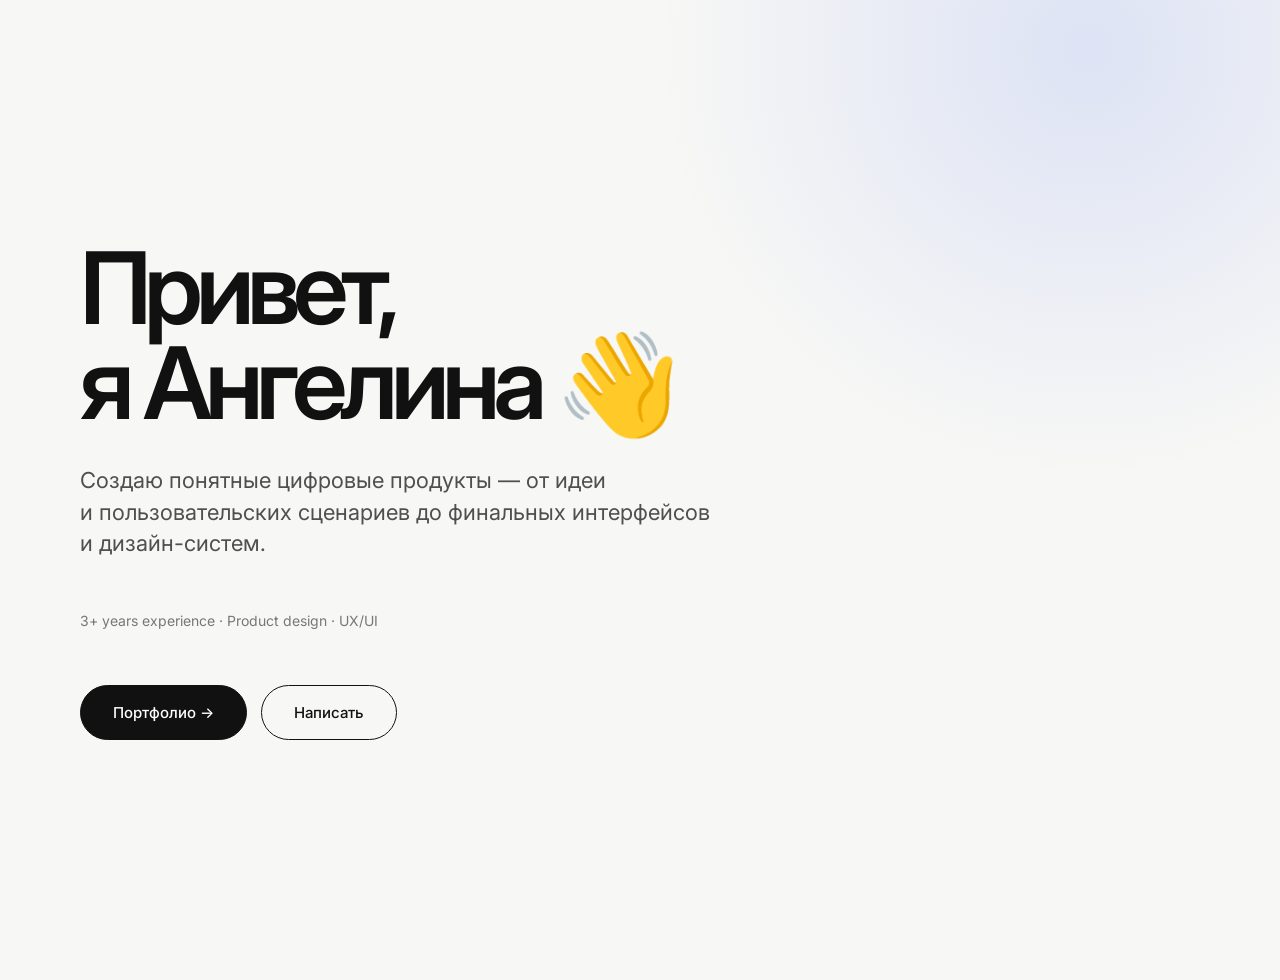
<file: index.html>
<!DOCTYPE html>
<html lang="ru">

<head>
  <meta charset="UTF-8">
  <meta name="viewport" content="width=device-width, initial-scale=1.0">

  <title>Angelina Starikova — Designer</title>

  <link rel="icon" href="/assets/favicon.png">

  <link rel="stylesheet" href="/assets/style.css">

  <link rel="preconnect" href="https://fonts.googleapis.com">
  <link rel="preconnect" href="https://fonts.gstatic.com" crossorigin>
  <link href="https://fonts.googleapis.com/css2?family=Inter:wght@400;500;600;700&display=swap" rel="stylesheet">
</head>


<body>

<div class="page">

  <main class="landing">
    <h1>
      Привет, я Ангелина 👋
    </h1>
    <p class="intro">
      Создаю понятные цифровые продукты —
      от идеи и пользовательских сценариев
      до финальных интерфейсов и дизайн-систем.
    </p>

    <p class="experience">
      3+ years experience · Product design · UX/UI
    </p>

    <div class="buttons">

      <a
        href="https://anghelinaan.framer.website/"
        target="_blank"
        class="button primary">
        Портфолио →
      </a>

      <a
        href="https://t.me/angelina_starikovaa"
        class="button">
        Написать
      </a>

    </div>

  </main>

</div>

</body>
</html>
</file>
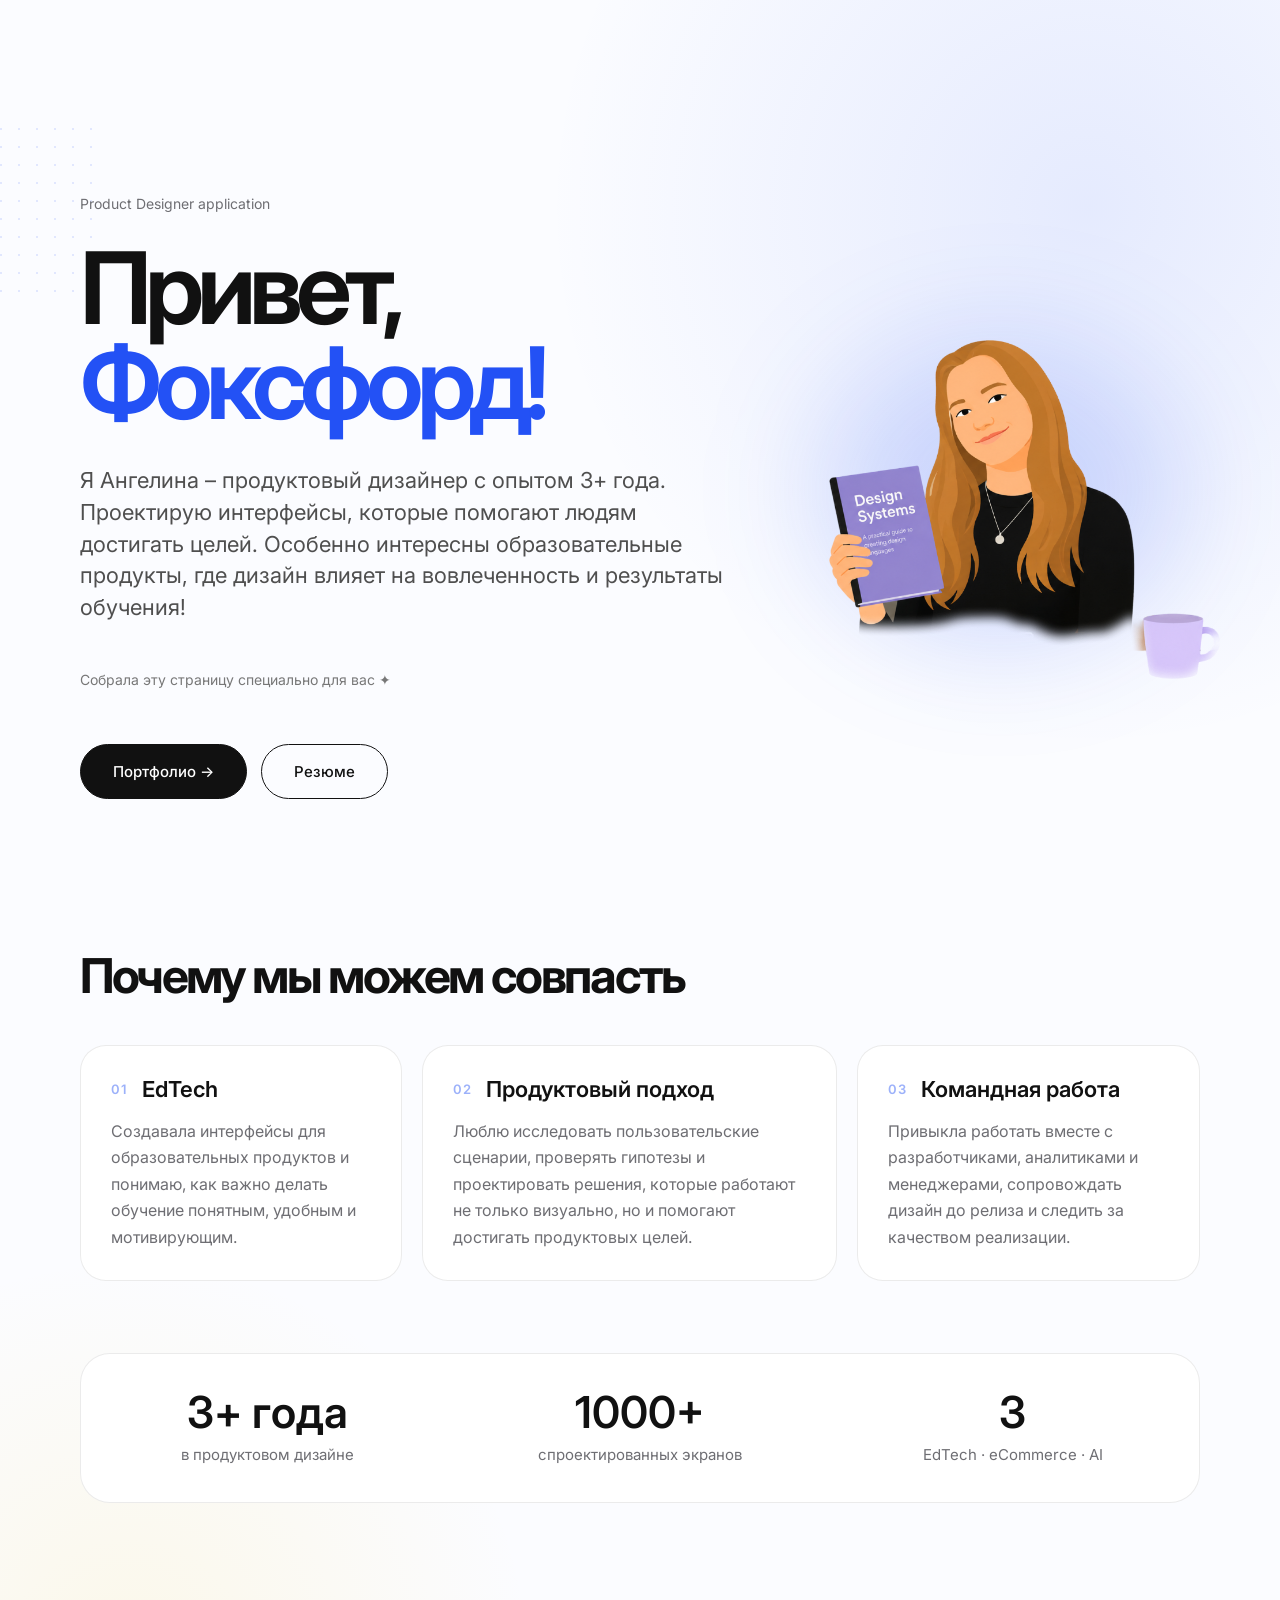
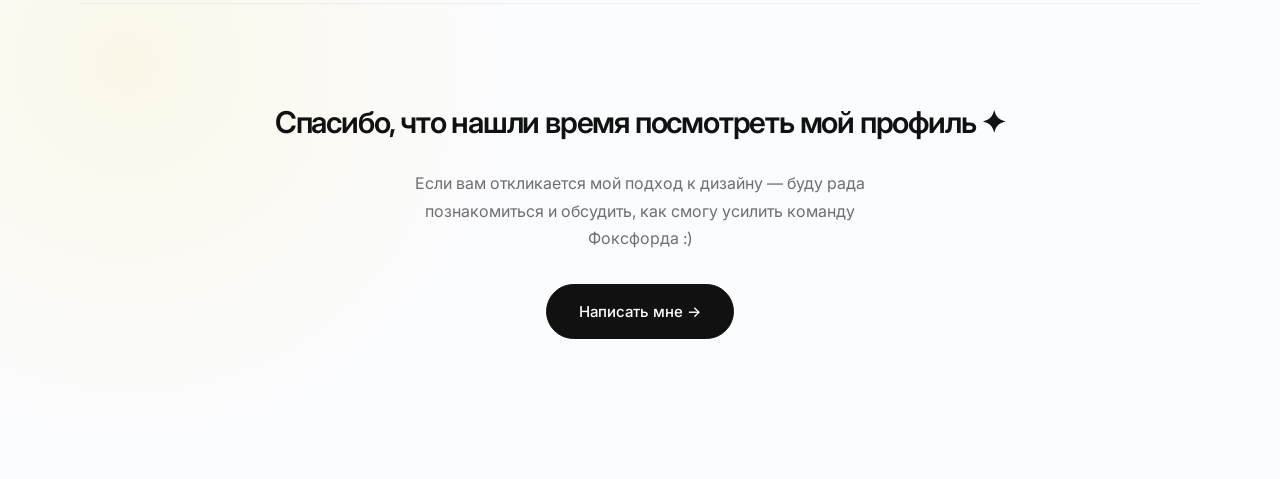
<file: foxford/index.html>
<!DOCTYPE html>
<html lang="ru">

<head>
  <meta charset="UTF-8">
  <meta name="viewport" content="width=device-width, initial-scale=1.0">
  <title>Angelina Product Designer</title>
  <link rel="icon" href="/assets/favicon.png">
  <link rel="stylesheet" href="./style.css">
  <link rel="preconnect" href="https://fonts.googleapis.com">
  <link rel="preconnect" href="https://fonts.gstatic.com" crossorigin>
  <link href="https://fonts.googleapis.com/css2?family=Inter:wght@400;500;600;700&display=swap" rel="stylesheet">
</head>


<body>
  <div class="page">
    <main>
      <section class="hero">
        <div class="lego">
          <img src="/foxford/image.png" alt="image">
        </div>
        <p class="label">
          Product Designer application
        </p>
        <h1>
          Привет,
          <span>Фоксфорд!</span>
        </h1>
        <p class="intro">
          Я Ангелина – продуктовый дизайнер с опытом 3+ года. Проектирую интерфейсы, которые помогают людям достигать целей.
          Особенно интересны образовательные продукты, где дизайн влияет на вовлеченность и результаты обучения!
        </p>
        <p class="personal">
          Собрала эту страницу специально для вас ✦
        </p>
        <div class="buttons">
          <a href="https://anghelinaan.framer.website/" target="_blank" class="button primary">
            Портфолио →
          </a>
          <a href="https://drive.google.com/file/d/18gFppDCpDs6BAMgdDtLnwNSnmFqwFH2y/view?usp=sharing" target="_blank" class="button">
            Резюме
          </a>
        </div>
      </section>

<section class="match">
  <h2>Почему мы можем совпасть</h2>
  <div class="cards">
    <div class="card">
      <div class="card__header">
        <span class="card__number">01</span>
        <h3>EdTech</h3>
      </div>
      <p>
        Создавала интерфейсы для образовательных продуктов и понимаю, как важно делать обучение понятным, удобным и мотивирующим.
      </p>
    </div>
    <div class="card">
      <div class="card__header">
        <span class="card__number">02</span>
        <h3>Продуктовый подход</h3>
      </div>
      <p>
        Люблю исследовать пользовательские сценарии, проверять гипотезы и проектировать решения, которые работают не только визуально, но и помогают достигать продуктовых целей.
      </p>
    </div>
    <div class="card">
      <div class="card__header">
        <span class="card__number">03</span>
        <h3>Командная работа</h3>
      </div>
      <p>
        Привыкла работать вместе с разработчиками, аналитиками
        и менеджерами, сопровождать дизайн до релиза
        и следить за качеством реализации.
      </p>
    </div>
</section>
<section class="stats">
  <div>
    <strong>3+ года</strong>
    <p>в продуктовом дизайне</p>
  </div>
  <div>
    <strong>1000+</strong>
    <p>спроектированных экранов</p>
  </div>
  <div>
    <strong>3</strong>
    <p>EdTech · eCommerce · AI</p>
  </div>
</section>
      <section class="final">
    <p class="final__title">
        Спасибо, что нашли время посмотреть мой профиль ✦
    </p>
    <p class="final__text">
        Если вам откликается мой подход к дизайну — буду рада познакомиться и обсудить, как смогу усилить команду Фоксфорда :)
    </p>
    <a href="mailto:anghelina.an@gmail.com" class="button primary">
        Написать мне →
    </a>
</section>




    </main>


  </div>


</body>


</html>
</file>
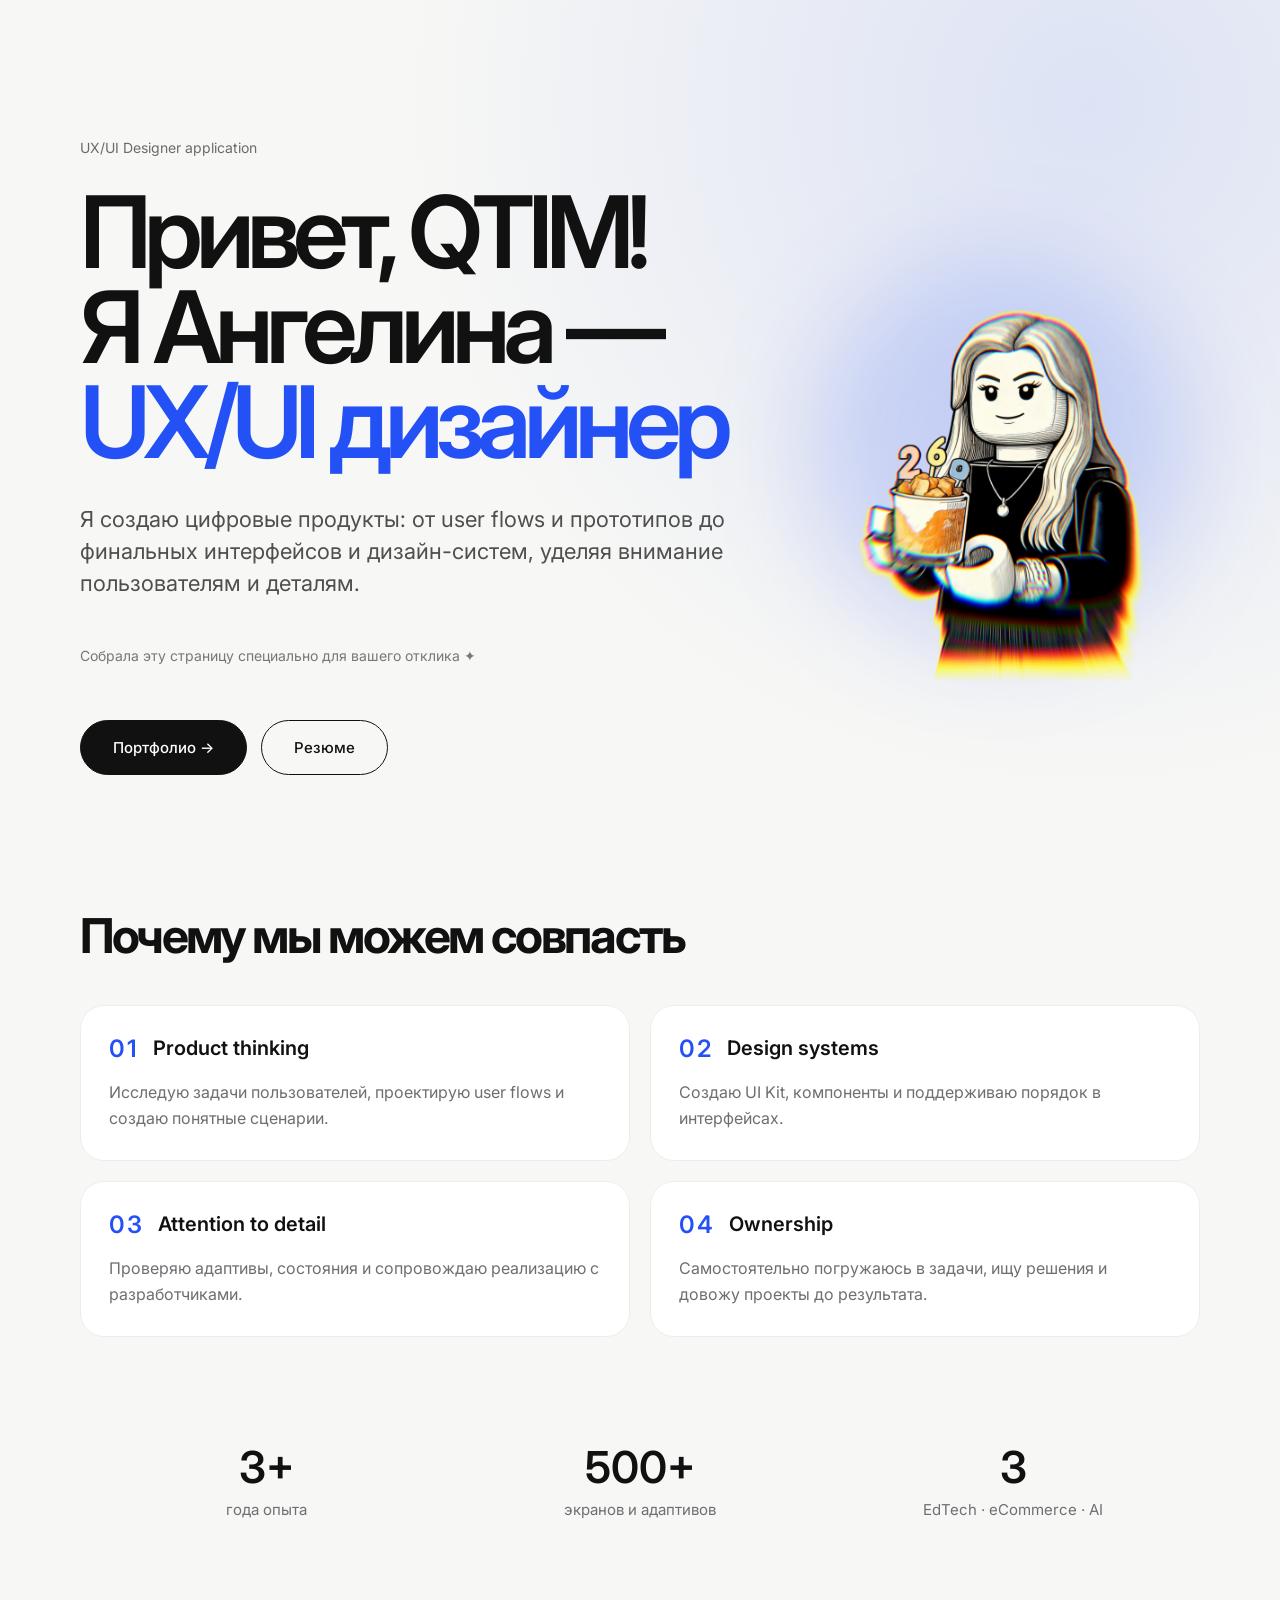
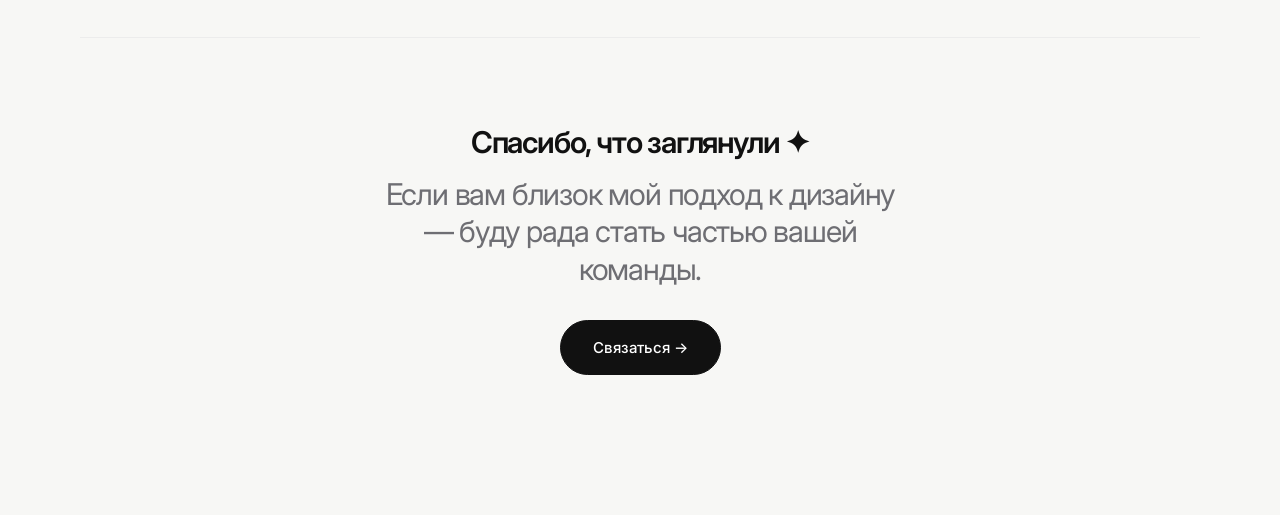
<file: qtim/index.html>
<!DOCTYPE html>
<html lang="ru">

<head>
  <meta charset="UTF-8">
  <meta name="viewport" content="width=device-width, initial-scale=1.0">
  <title>UX/UI Designer application</title>
  <meta property="og:image" content="https://anghelina-design.vercel.app/#/og-image.png">
  <link rel="icon" href="/assets/favicon.png">
  <link rel="stylesheet" href="/assets/style.css">
  <link rel="preconnect" href="https://fonts.googleapis.com">
  <link rel="preconnect" href="https://fonts.gstatic.com" crossorigin>
  <link href="https://fonts.googleapis.com/css2?family=Inter:wght@400;500;600;700&display=swap" rel="stylesheet">
</head>


<body>
  <div class="page">
    <main>
      <section class="hero">
        <div class="lego">
          <img src="lego.png" alt="LEGO avatar">
        </div>
        <p class="label">
          UX/UI Designer application
        </p>
        <h1>
          Привет, QTIM!
          <br>
          Я Ангелина —
          <span>UX/UI дизайнер</span>
        </h1>
        <p class="intro">
          Я создаю цифровые продукты:
          от user flows и прототипов до финальных интерфейсов
          и дизайн-систем, уделяя внимание пользователям
          и деталям.
        </p>
        <p class="personal">
          Собрала эту страницу специально для вашего отклика ✦
        </p>
        <div class="buttons">
          <a href="https://anghelinaan.framer.website/" target="_blank" class="button primary">
            Портфолио →
          </a>
          <a href="https://drive.google.com/file/d/18gFppDCpDs6BAMgdDtLnwNSnmFqwFH2y/view?usp=sharing" target="_blank" class="button">
            Резюме
          </a>
        </div>
      </section>

<section class="match">
  <h2>Почему мы можем совпасть</h2>
  <div class="cards">
    <div class="card">
      <div class="card__header">
        <span class="card__number">01</span>
        <h3>Product thinking</h3>
      </div>
      <p>
        Исследую задачи пользователей,
        проектирую user flows и создаю понятные сценарии.
      </p>
    </div>
    <div class="card">
      <div class="card__header">
        <span class="card__number">02</span>
        <h3>Design systems</h3>
      </div>
      <p>
        Создаю UI Kit, компоненты
        и поддерживаю порядок в интерфейсах.
      </p>
    </div>
    <div class="card">
      <div class="card__header">
        <span class="card__number">03</span>
        <h3>Attention to detail</h3>
      </div>
      <p>
        Проверяю адаптивы, состояния
        и сопровождаю реализацию с разработчиками.
      </p>
    </div>
    <div class="card">
      <div class="card__header">
        <span class="card__number">04</span>
        <h3>Ownership</h3>
      </div>
      <p>
        Самостоятельно погружаюсь в задачи,
        ищу решения и довожу проекты до результата.
      </p>
    </div>
  </div>
</section>
<section class="stats">
  <div>
    <strong>3+</strong>
    <p>года опыта</p>
  </div>
  <div>
    <strong>500+</strong>
    <p>экранов и адаптивов</p>
  </div>
  <div>
    <strong>3</strong>
    <p>EdTech · eCommerce · AI</p>
  </div>
</section>
      <section class="final">
    <p class="final__title">
        Спасибо, что заглянули ✦
    </p>
    <p class="final__text">
        Если вам близок мой подход к дизайну —
        буду рада стать частью вашей команды.
    </p>
    <a href="mailto:anghelina.an@gmail.com" class="button primary">
        Связаться →
    </a>
</section>




    </main>


  </div>


</body>


</html>
</file>
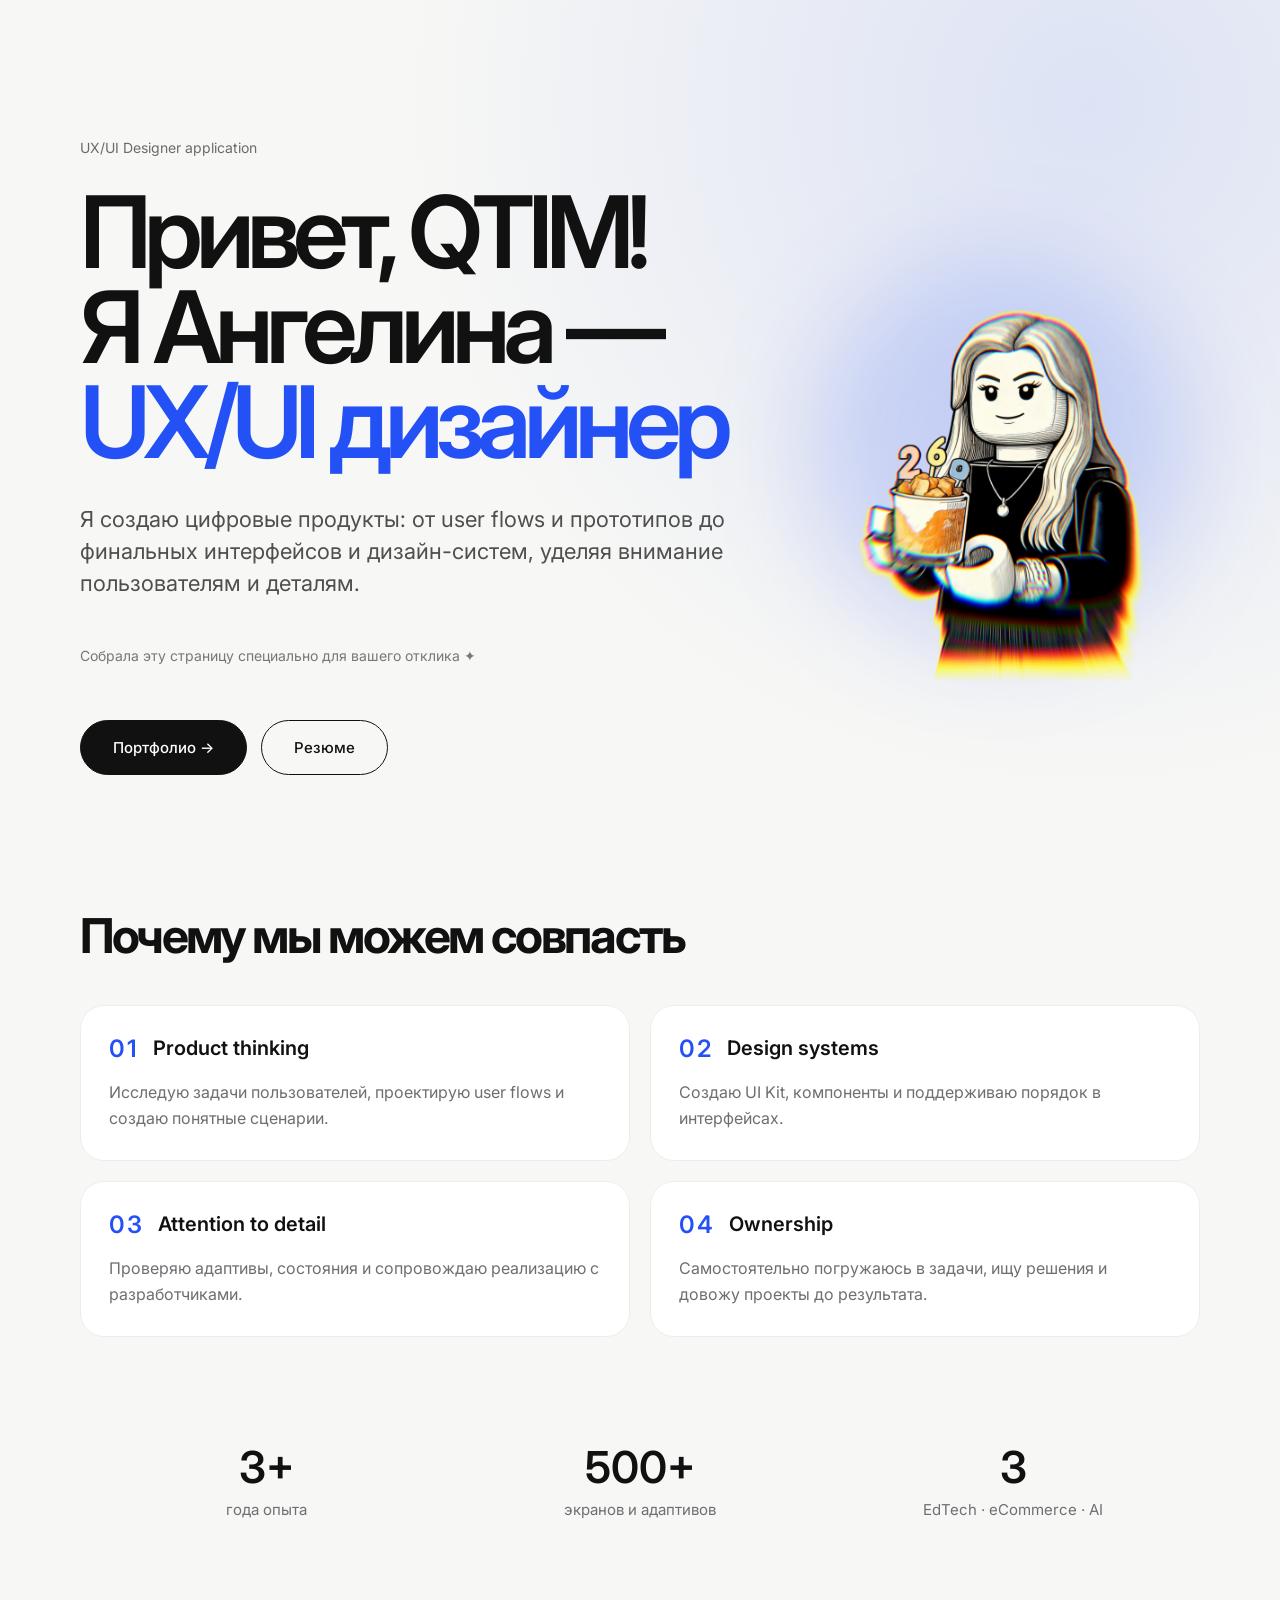
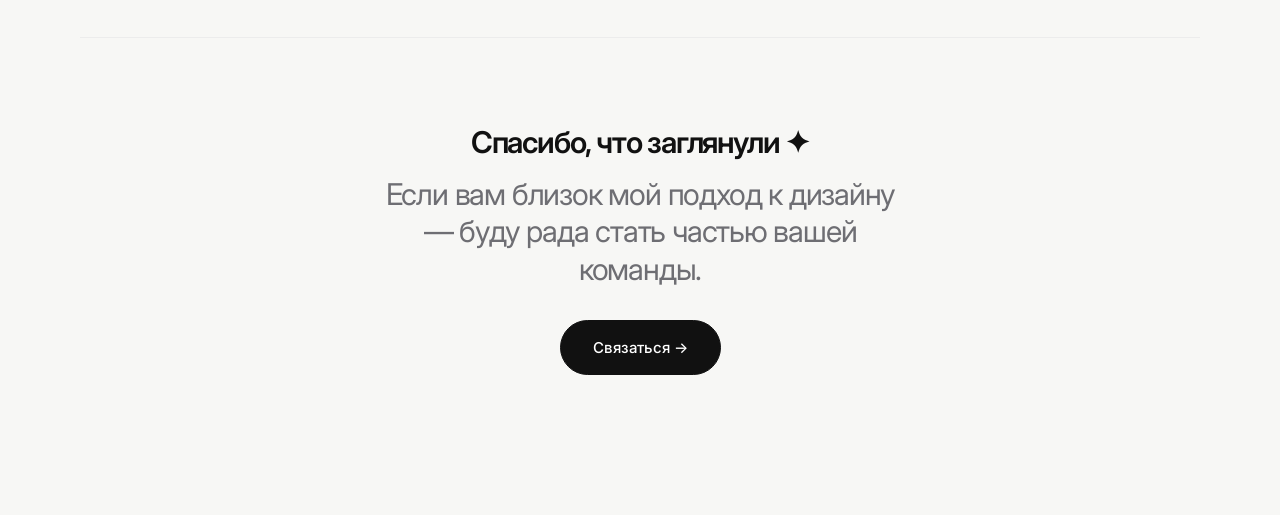
<file: template copy/index.html>
<!DOCTYPE html>
<html lang="ru">

<head>
  <meta charset="UTF-8">
  <meta name="viewport" content="width=device-width, initial-scale=1.0">
  <title>UX/UI Designer application</title>
  <meta property="og:image" content="ыhttps://anghelina-design.vercel.app/#/og-image.png">
  <link rel="icon" type="image/png" href="favicon.png">
  <link rel="stylesheet" href="/assets/style.css">
  <link rel="preconnect" href="https://fonts.googleapis.com">
  <link rel="preconnect" href="https://fonts.gstatic.com" crossorigin>
  <link href="https://fonts.googleapis.com/css2?family=Inter:wght@400;500;600;700&display=swap" rel="stylesheet">
</head>


<body>
  <div class="page">
    <main>
      <section class="hero">
        <div class="lego">
          <img src="angelina-lego.png" alt="LEGO avatar">
        </div>
        <p class="label">
          UX/UI Designer application
        </p>
        <h1>
          Привет, QTIM!
          <br>
          Я Ангелина —
          <span>UX/UI дизайнер</span>
        </h1>
        <p class="intro">
          Я создаю цифровые продукты:
          от user flows и прототипов до финальных интерфейсов
          и дизайн-систем, уделяя внимание пользователям
          и деталям.
        </p>
        <p class="personal">
          Собрала эту страницу специально для вашего отклика ✦
        </p>
        <div class="buttons">
          <a href="https://anghelinaan.framer.website/" target="_blank" class="button primary">
            Портфолио →
          </a>
          <a href="resume.pdf" target="_blank" class="button">
            Резюме
          </a>
        </div>
      </section>

<section class="match">
  <h2>Почему мы можем совпасть</h2>
  <div class="cards">
    <div class="card">
      <div class="card__header">
        <span class="card__number">01</span>
        <h3>Product thinking</h3>
      </div>
      <p>
        Исследую задачи пользователей,
        проектирую user flows и создаю понятные сценарии.
      </p>
    </div>
    <div class="card">
      <div class="card__header">
        <span class="card__number">02</span>
        <h3>Design systems</h3>
      </div>
      <p>
        Создаю UI Kit, компоненты
        и поддерживаю порядок в интерфейсах.
      </p>
    </div>
    <div class="card">
      <div class="card__header">
        <span class="card__number">03</span>
        <h3>Attention to detail</h3>
      </div>
      <p>
        Проверяю адаптивы, состояния
        и сопровождаю реализацию с разработчиками.
      </p>
    </div>
    <div class="card">
      <div class="card__header">
        <span class="card__number">04</span>
        <h3>Ownership</h3>
      </div>
      <p>
        Самостоятельно погружаюсь в задачи,
        ищу решения и довожу проекты до результата.
      </p>
    </div>
  </div>
</section>
<section class="stats">
  <div>
    <strong>3+</strong>
    <p>года опыта</p>
  </div>
  <div>
    <strong>500+</strong>
    <p>экранов и адаптивов</p>
  </div>
  <div>
    <strong>3</strong>
    <p>EdTech · eCommerce · AI</p>
  </div>
</section>
      <section class="final">
    <p class="final__title">
        Спасибо, что заглянули ✦
    </p>
    <p class="final__text">
        Если вам близок мой подход к дизайну —
        буду рада стать частью вашей команды.
    </p>
    <a href="mailto:anghelina.an@gmail.com" class="button primary">
        Связаться →
    </a>
</section>




    </main>


  </div>


</body>


</html>
</file>
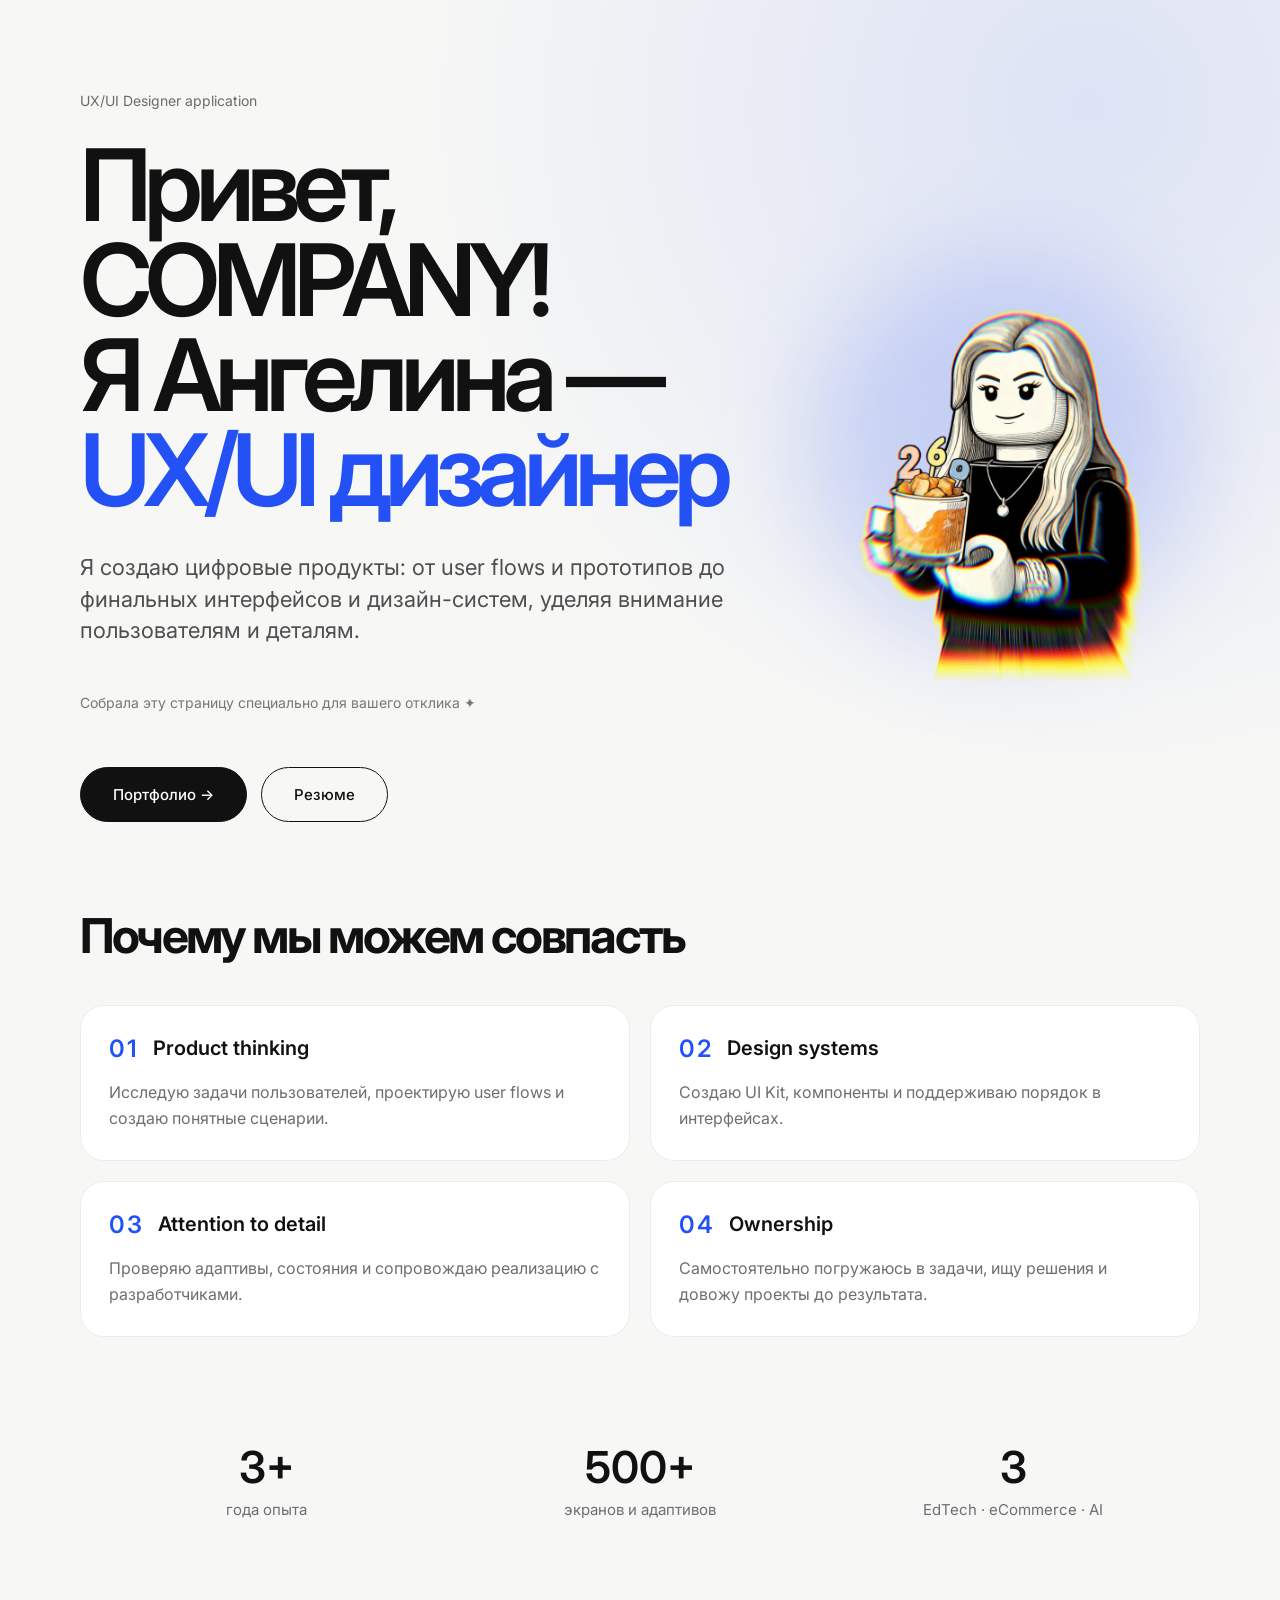
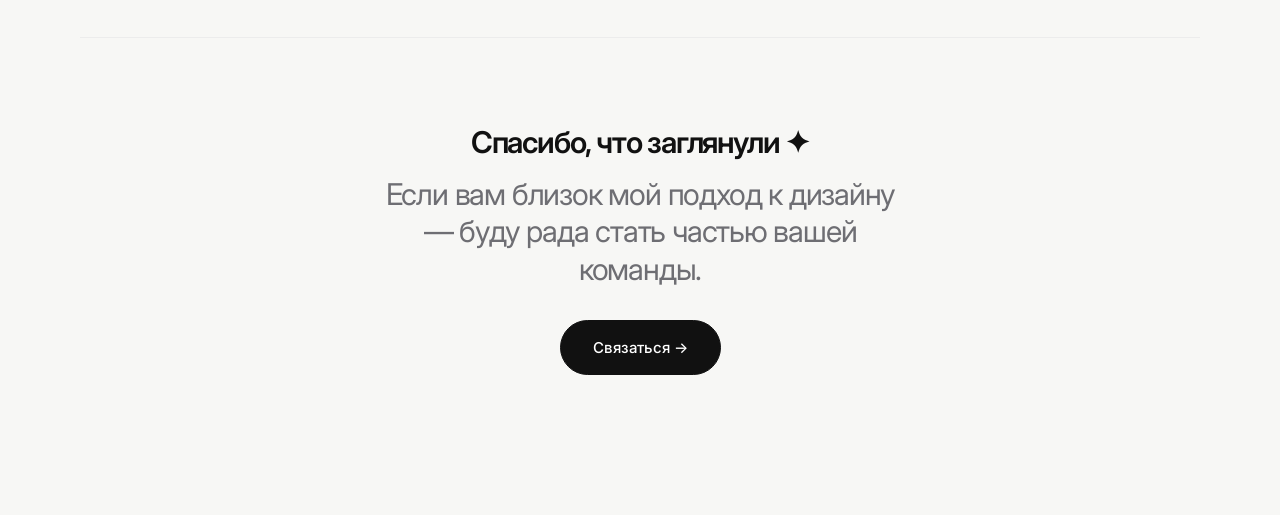
<file: template/index.html>
<!DOCTYPE html>
<html lang="ru">

<head>
  <meta charset="UTF-8">
  <meta name="viewport" content="width=device-width, initial-scale=1.0">
  <title>UX/UI Designer application</title>
  <meta property="og:image" content="https://anghelina-design.vercel.app/#/og-image.png">
  <link rel="icon" href="/assets/favicon.png">
  <link rel="stylesheet" href="/assets/style.css">
  <link rel="preconnect" href="https://fonts.googleapis.com">
  <link rel="preconnect" href="https://fonts.gstatic.com" crossorigin>
  <link href="https://fonts.googleapis.com/css2?family=Inter:wght@400;500;600;700&display=swap" rel="stylesheet">
</head>


<body>
  <div class="page">
    <main>
      <section class="hero">
        <div class="lego">
          <img src="image.png" alt="image">
        </div>
        <p class="label">
          UX/UI Designer application
        </p>
        <h1>
          Привет, COMPANY!
          <br>
          Я Ангелина —
          <span>UX/UI дизайнер</span>
        </h1>
        <p class="intro">
          Я создаю цифровые продукты:
          от user flows и прототипов до финальных интерфейсов
          и дизайн-систем, уделяя внимание пользователям
          и деталям.
        </p>
        <p class="personal">
          Собрала эту страницу специально для вашего отклика ✦
        </p>
        <div class="buttons">
          <a href="https://anghelinaan.framer.website/" target="_blank" class="button primary">
            Портфолио →
          </a>
          <a href="LINK" target="_blank" class="button">
            Резюме
          </a>
        </div>
      </section>

<section class="match">
  <h2>Почему мы можем совпасть</h2>
  <div class="cards">
    <div class="card">
      <div class="card__header">
        <span class="card__number">01</span>
        <h3>Product thinking</h3>
      </div>
      <p>
        Исследую задачи пользователей,
        проектирую user flows и создаю понятные сценарии.
      </p>
    </div>
    <div class="card">
      <div class="card__header">
        <span class="card__number">02</span>
        <h3>Design systems</h3>
      </div>
      <p>
        Создаю UI Kit, компоненты
        и поддерживаю порядок в интерфейсах.
      </p>
    </div>
    <div class="card">
      <div class="card__header">
        <span class="card__number">03</span>
        <h3>Attention to detail</h3>
      </div>
      <p>
        Проверяю адаптивы, состояния
        и сопровождаю реализацию с разработчиками.
      </p>
    </div>
    <div class="card">
      <div class="card__header">
        <span class="card__number">04</span>
        <h3>Ownership</h3>
      </div>
      <p>
        Самостоятельно погружаюсь в задачи,
        ищу решения и довожу проекты до результата.
      </p>
    </div>
  </div>
</section>
<section class="stats">
  <div>
    <strong>3+</strong>
    <p>года опыта</p>
  </div>
  <div>
    <strong>500+</strong>
    <p>экранов и адаптивов</p>
  </div>
  <div>
    <strong>3</strong>
    <p>EdTech · eCommerce · AI</p>
  </div>
</section>
      <section class="final">
    <p class="final__title">
        Спасибо, что заглянули ✦
    </p>
    <p class="final__text">
        Если вам близок мой подход к дизайну —
        буду рада стать частью вашей команды.
    </p>
    <a href="mailto:anghelina.an@gmail.com" class="button primary">
        Связаться →
    </a>
</section>




    </main>


  </div>


</body>


</html>
</file>
<file: assets/style.css>
* {
  box-sizing: border-box;
}

:root {
  --bg: #F7F7F5;
  --text: #111;
  --gray: #6B6B6B;
  --blue: #2351F5;

  --border: rgba(0, 0, 0, .08);
}

body {
  margin: 0;
  font-family: "Inter", sans-serif;
  color: var(--text);
  background:
    radial-gradient(circle at 85% 5%,
      rgba(35, 81, 245, .12),
      transparent 30%),
    var(--bg);
}

.page {
  max-width: 1200px;
  margin: 0 auto;
  padding: 40px;
}

/* HERO */

.hero {
  position: relative;
  display: flex;
  height: 80vh;
  flex-direction: column;
  justify-content: center;
  padding-right: 380px;

}

.label {
  font-size: 14px;
  color: var(--gray);
  margin-bottom: 28px;
}

h1 {
  margin: 0;
  font-size: clamp(60px, 8vw, 100px);
  line-height: .95;
  letter-spacing: -.07em;
  font-weight: 600;
}

h1 span {
  color: var(--blue);
}

.intro {
  margin-top: 35px;
  max-width: 650px;
  font-size: 22px;
  line-height: 1.45;
  color: #4F4F4F;
}

.personal {
  margin-top: 25px;
  font-size: 14px;
  color: #777;
}

/* LEGO */

.lego {
  position: absolute;
  right: -30px;
  top: 50%;
  transform: translateY(-50%);
  width: 460px;
}
.lego img {
  width: 100%;
  display: block;
}
.lego::after {
  content: "";
  position: absolute;
  inset: 40px;
  background: rgba(35, 81, 245, .18);
  filter: blur(50px);
  border-radius: 50%;
  z-index: -1;
}

/* BUTTONS */

.buttons {
  display: flex;
  gap: 14px;
  margin-top: 42px;
}

.button {
  display: inline-flex;
  justify-content: center;
  align-items: center;
  padding: 17px 32px;
  border-radius: 999px;
  border: 1px solid #111;
  text-decoration: none;
  font-size: 15px;
  font-weight: 500;
  color: #111;
  transition: .3s ease;
}

.button:hover {
  transform: translateY(-4px);
}

.primary {
  background: #111;
  color: white;
}

/* SECTIONS */

section {
  margin-top: 50px;
}

h2 {
  font-size: 48px;
  letter-spacing: -.05em;
  margin-bottom: 40px;
}

/* CARDS */

.cards {
  display: grid;
  grid-template-columns: repeat(4, 1fr);
  gap: 16px;
}

.card {
  padding: 30px;
  border-radius: 30px;
  background: white;
  border: 1px solid var(--border);
  transition: .35s ease;
}

.card:hover {
  transform: translateY(-8px);
  box-shadow:
    0 25px 60px rgba(0, 0, 0, .1);
}

.card span {
  color: var(--blue);
  font-size: 24px;
}

.card h3 {
  font-size: 22px;
  margin: 25px 0 14px;
}

.card p {
  color: #666;
  line-height: 1.5;
}

/* STATS */

.stats {
  margin-top: 72px;
  display: grid;
  grid-template-columns: repeat(3, 1fr);
}

.stats div {
  padding: 36px 24px;
  text-align: center;
}

.stats strong {
  display: block;
  font-size: 44px;
  font-weight: 600;
  line-height: 1;
  color: #111;
  margin-bottom: 10px;
}

.stats p {
  margin: 0;
  color: #6E6E73;
  font-size: 15px;
  line-height: 1.5;
}



/* FINAL */


.final {

  text-align: center;

  padding: 70px 0 100px;

}



.final p {

  font-size: 30px;

  line-height: 1.25;

  letter-spacing: -.04em;

}

.final {
  margin-top: 80px;
  padding-top: 56px;
  border-top: 1px solid #ECECEC;

  text-align: center;
}

.final__title {
  font-size: 28px;
  font-weight: 600;
  margin-bottom: 14px;
}

.final__text {
  max-width: 520px;
  margin: 0 auto 32px;
  color: #6E6E73;
  line-height: 1.7;
}

.match {
  margin-top: 96px;
}

.match h2 {
  margin-bottom: 40px;
}

.cards {
  display: grid;
  grid-template-columns: repeat(2, 1fr);
  gap: 20px;
}

.card {
  background: #fff;
  border: 1px solid #ECECEC;
  border-radius: 24px;
  padding: 28px;
  transition: .25s ease;
}

.card:hover {
  transform: translateY(-2px);
  border-color: #D9D9D9;
}

.card__header {
  display: flex;
  align-items: center;
  gap: 14px;
  margin-bottom: 16px;
}

.card__number {
  font-size: 13px;
  font-weight: 600;
  letter-spacing: .08em;
  color: rgba(35, 81, 245, .35);
  flex-shrink: 0;
}

.card h3 {
  margin: 0;
  font-size: 20px;
  font-weight: 600;
  line-height: 1.25;
}

.card p {
  margin: 0;
  color: #6E6E73;
  line-height: 1.65;
}


/* ANIMATION */


.hero,
.match,
.stats,
.tools,
.final {

  animation: fade .8s ease both;

}



@keyframes fade {

  from {

    opacity: 0;

    transform: translateY(25px);

  }


  to {

    opacity: 1;

    transform: none;

  }

}



@keyframes float {

  0%,
  100% {

    transform: translateY(-50%);

  }


  50% {

    transform: translateY(calc(-50% - 15px));

  }

}



/* RESPONSIVE */

@media(max-width:1100px) {
  .cards {
    grid-template-columns: repeat(2, 1fr);
  }

  .hero {
    padding-right: 300px;
  }

  .lego {
    width: 300px;
  }
}

@media(max-width:800px) {

  .page {
    padding: 24px 18px;
  }

  .hero {
    padding-right: 0;
    min-height: auto;
    padding-top: 70px;
  }

  .lego {
    position: relative;
    width: 240px;
    right: auto;
    top: auto;
    transform: none;
    margin: 0 auto 40px;
  }
  h1 {
    font-size: 52px;
  }
  .intro {
    font-size: 19px;
  }
  .cards,
  .stats {
    grid-template-columns: 1fr;
  }
  .buttons {
    flex-direction: column;
  }
  .button {
    width: 100%;
  }
}
@media (max-width: 768px) {
  .cards {
    grid-template-columns: 1fr;
  }
  .stats {
    grid-template-columns: 1fr;
  }
  .stats div {
    border-right: none !important;
    border-bottom: 1px solid #ECECEC;
  }
  .stats div:last-child {
    border-bottom: none;
  }
}
.landing {
  min-height: 100vh;
  display: flex;
  flex-direction: column;
  justify-content: center;
  max-width: 850px;
}


.landing h1 {
  margin: 0;
}


.experience {
  margin-top: 30px;
  color: #777;
  font-size: 14px;
}
</file>
<file: foxford/style.css>
* {
  box-sizing: border-box;
}

:root {
  --bg: #FBFCFF;
  --text: #111111;
  --gray: #6E6E73;
  --blue: #2351F5;
  --yellow: #FFD84D;

  --border: rgba(0, 0, 0, .08);
}


body {
  margin: 0;
  font-family: "Inter", sans-serif;
  color: var(--text);
  background:
    radial-gradient(circle at 85% 10%, rgba(35,81,245,.10), transparent 25%),
    radial-gradient(circle at 10% 80%, rgba(255,216,77,.12), transparent 20%),
    var(--bg);
  overflow-x: hidden;
}


/* декоративные элементы */

body::before {
  content: "";
  position: absolute;
  top: 120px;
  left: -80px;
  width: 180px;
  height: 180px;
  background-image: radial-gradient(#2351F5 1.5px, transparent 1.5px);
  background-size: 18px 18px;
  opacity: .12;
  pointer-events: none;
}


.page {
  max-width: 1200px;
  margin: 0 auto;
  padding: 40px;
}


/* HERO */

.hero {
  position: relative;
  display: flex;
  height: 80vh;
  flex-direction: column;
  justify-content: center;
  padding-right: 380px;
}


.label {
  font-size: 14px;
  color: var(--gray);
  margin-bottom: 28px;
}


h1 {
  margin: 0;
  font-size: clamp(60px, 8vw, 100px);
  line-height: .95;
  letter-spacing: -.07em;
  font-weight: 650;
}


h1 span {
  color: var(--blue);
}


.intro {
  margin-top: 35px;
  max-width: 650px;
  font-size: 22px;
  line-height: 1.45;
  color: #4F4F4F;
}


.personal {
  margin-top: 25px;
  font-size: 14px;
  color: #777;
}


/* LEGO */

.lego {
  position: absolute;
  right: -30px;
  top: 50%;
  transform: translateY(-50%);
  width: 460px;
}


.lego img {
  width: 100%;
  display: block;
}


.lego::after {
  content: "";
  position: absolute;
  inset: 50px;
  background: rgba(35,81,245,.18);
  filter: blur(60px);
  border-radius: 50%;
  z-index: -1;
}


/* BUTTONS */

.buttons {
  display: flex;
  gap: 14px;
  margin-top: 42px;
}


.button {
  display: inline-flex;
  justify-content: center;
  align-items: center;

  padding: 17px 32px;

  border-radius: 999px;
  border: 1px solid #111;

  text-decoration: none;

  font-size: 15px;
  font-weight: 500;

  color: #111;

  transition: .3s ease;
}


.button:hover {
  transform: translateY(-4px);
}


.primary {
  background: #111;
  color: white;
}


/* SECTIONS */

section {
  margin-top: 90px;
}
h2 {
  font-size: 48px;
  letter-spacing: -.05em;
  margin-bottom: 40px;
}
/* MATCH BLOCK */
.match {
  margin-top: 96px;
}
.cards {
  display: inline-flex;
  grid-template-columns: repeat(2,1fr);
  gap: 20px;
}
.card {

  background: white;

  border: 1px solid var(--border);

  border-radius: 26px;

  padding: 30px;

  transition: .3s ease;

}


.card:hover {

  transform: translateY(-5px);

  box-shadow:
    0 25px 60px rgba(0,0,0,.08);

}



.card__header {

  display:flex;
  align-items:center;
  gap:14px;

  margin-bottom:16px;

}



.card__number {

  font-size:13px;

  font-weight:600;

  letter-spacing:.08em;

  color:rgba(35,81,245,.45);

}



.card h3 {

  margin:0;

  font-size:22px;

  font-weight:600;

}



.card p {

  margin:0;

  color:#6E6E73;

  line-height:1.65;

}


/* STATS */

.stats {

  margin-top:70px;

  display:grid;

  grid-template-columns:repeat(4,1fr);

  background:white;

  border-radius:30px;

  border:1px solid var(--border);

  overflow:hidden;

}


/* STATS */
.stats {
  margin-top: 72px;
  display: grid;
  grid-template-columns: repeat(3, 1fr);
}
.stats div {
  padding: 36px 24px;
  text-align: center;
}
.stats strong {
  display: block;
  font-size: 44px;
  font-weight: 600;
  line-height: 1;
  color: #111;
  margin-bottom: 10px;
}
.stats p {
  margin: 0;
  color: #6E6E73;
  font-size: 15px;
  line-height: 1.5;
}

/* FINAL */


.final {

  margin-top:100px;

  padding:70px 0 100px;

  border-top:1px solid #ECECEC;

  text-align:center;

}



.final__title {

  font-size:30px;

  font-weight:600;

  letter-spacing:-.04em;

}



.final__text {

  max-width:520px;

  margin:20px auto 32px;

  color:#6E6E73;

  line-height:1.7;

}


/* ANIMATION */

.hero,
.match,
.stats,
.final {

  animation: fade .8s ease both;

}



@keyframes fade {

  from {

    opacity:0;

    transform:translateY(25px);

  }


  to {

    opacity:1;

    transform:none;

  }

}


/* RESPONSIVE */


@media(max-width:1100px) {


.cards {

grid-template-columns:1fr;

}


.hero {

padding-right:300px;

}


.lego {

width:320px;

}


.stats {

grid-template-columns:repeat(2,1fr);

}

}



@media(max-width:800px) {


.page {

padding:24px 18px;

}


.hero {

height:auto;

padding-right:0;

padding-top:70px;

}


.lego {

position:relative;

width:240px;

right:auto;

top:auto;

transform:none;

margin:40px auto;

}



h1 {

font-size:52px;

}


.intro {

font-size:19px;

}



.cards,
.stats {

grid-template-columns:1fr;

}



.buttons {

flex-direction:column;

}


.button {

width:100%;

}

}



/* additional */

.landing {

min-height:100vh;

display:inline-flex;

flex-direction:column;

justify-content:center;

max-width:850px;

}


.experience {

margin-top:30px;

color:#777;

font-size:14px;

}
</file>
